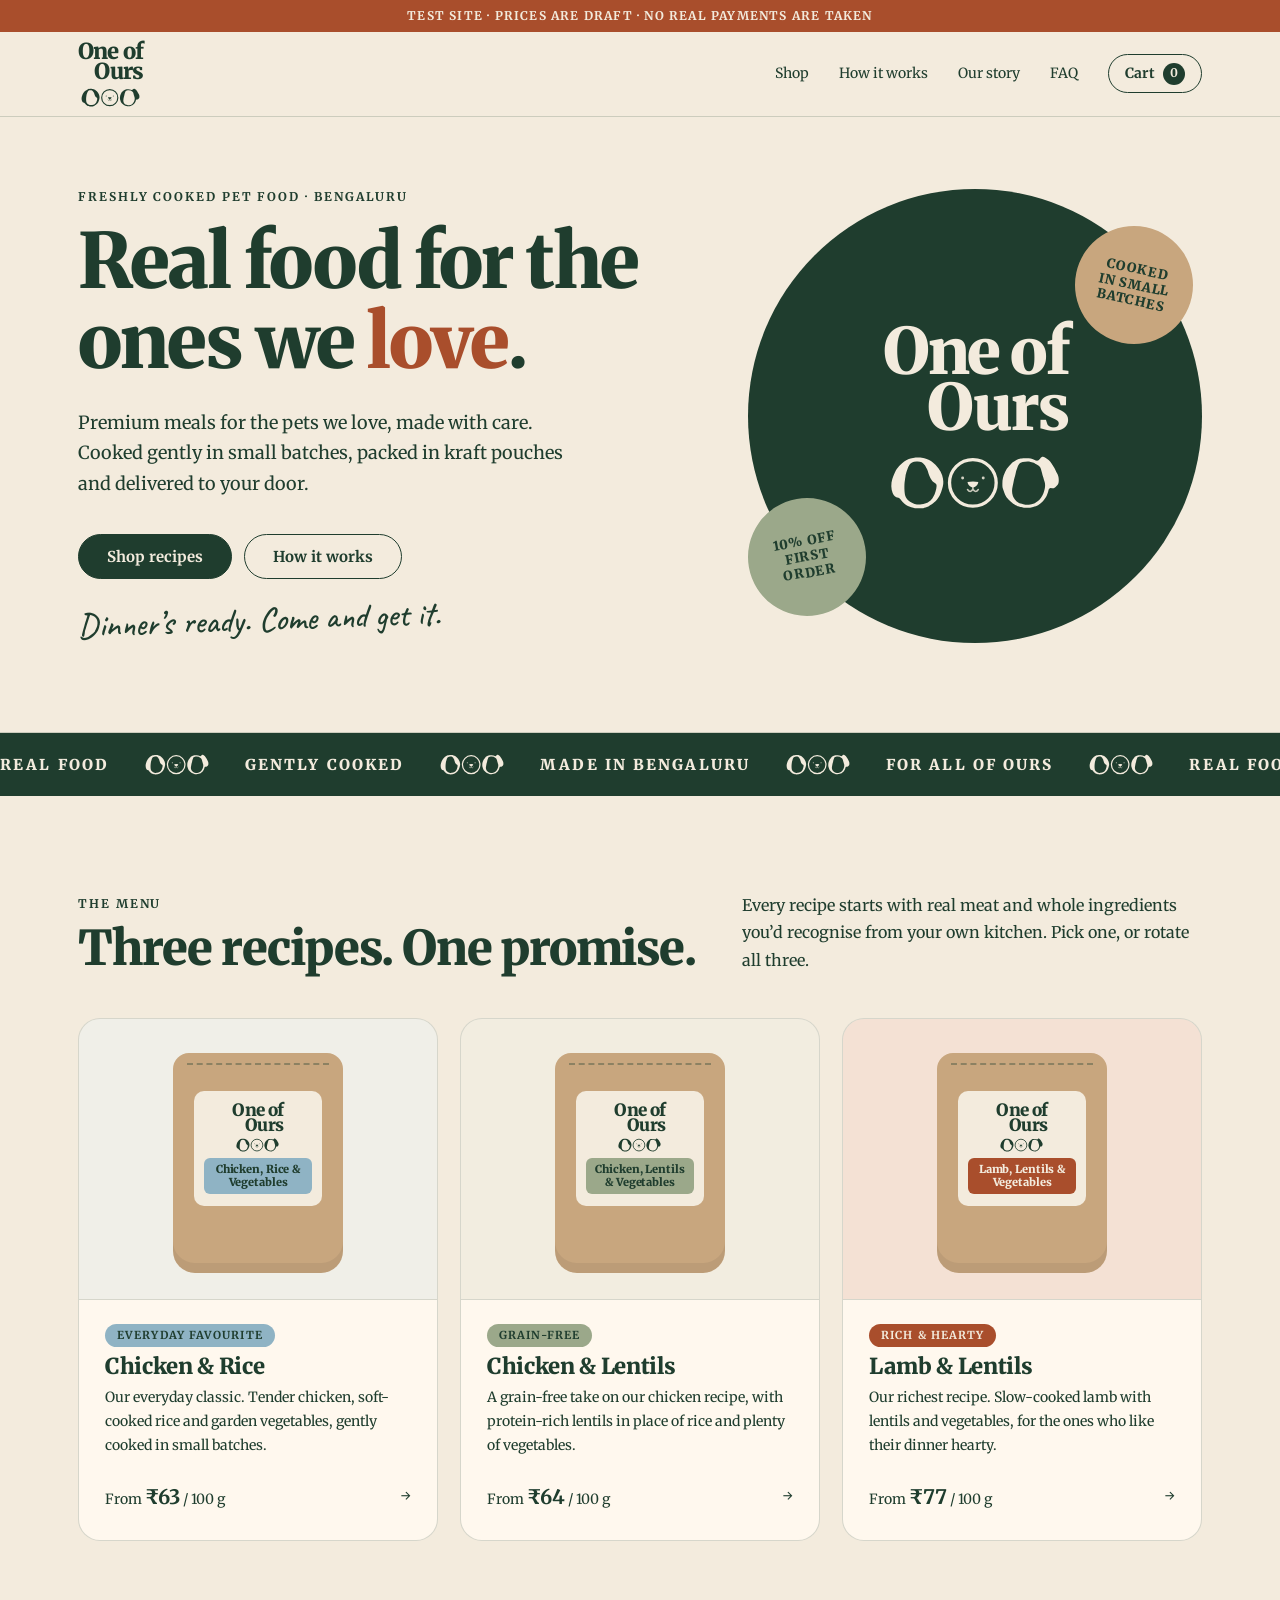
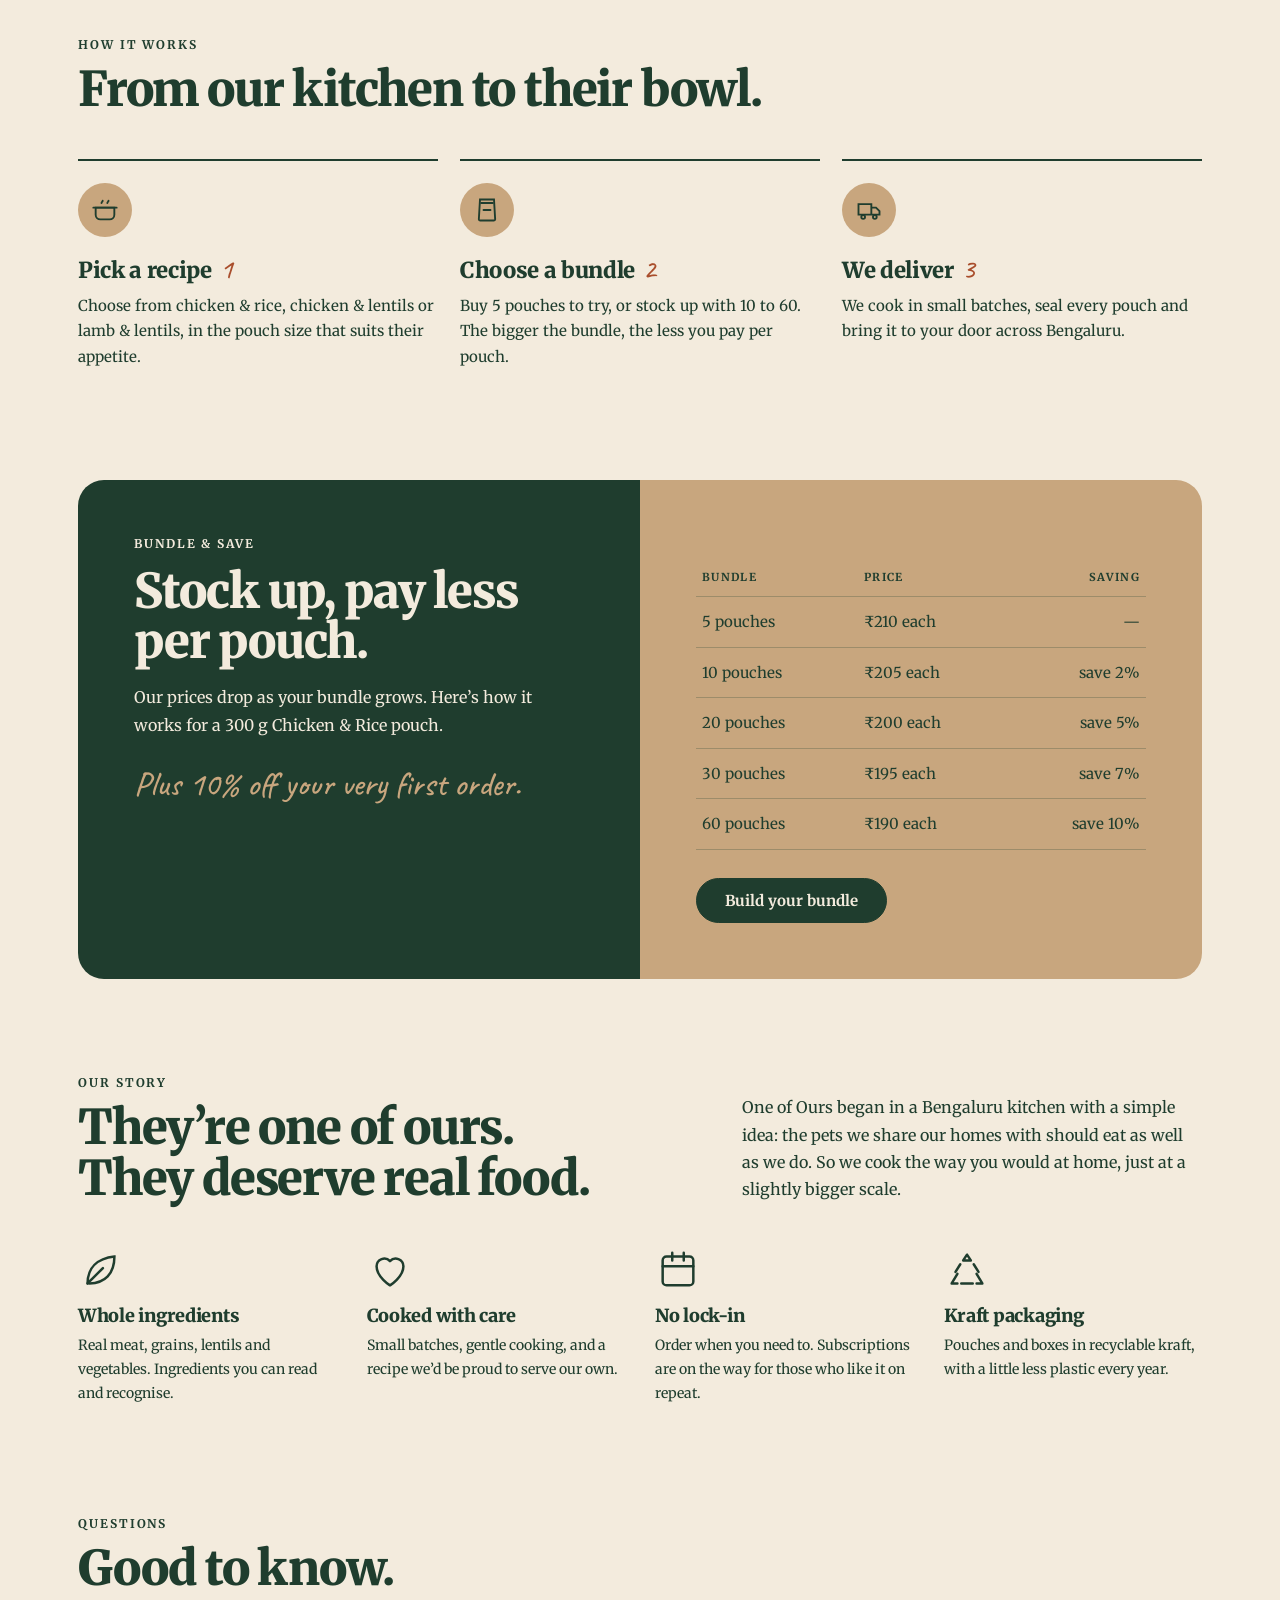
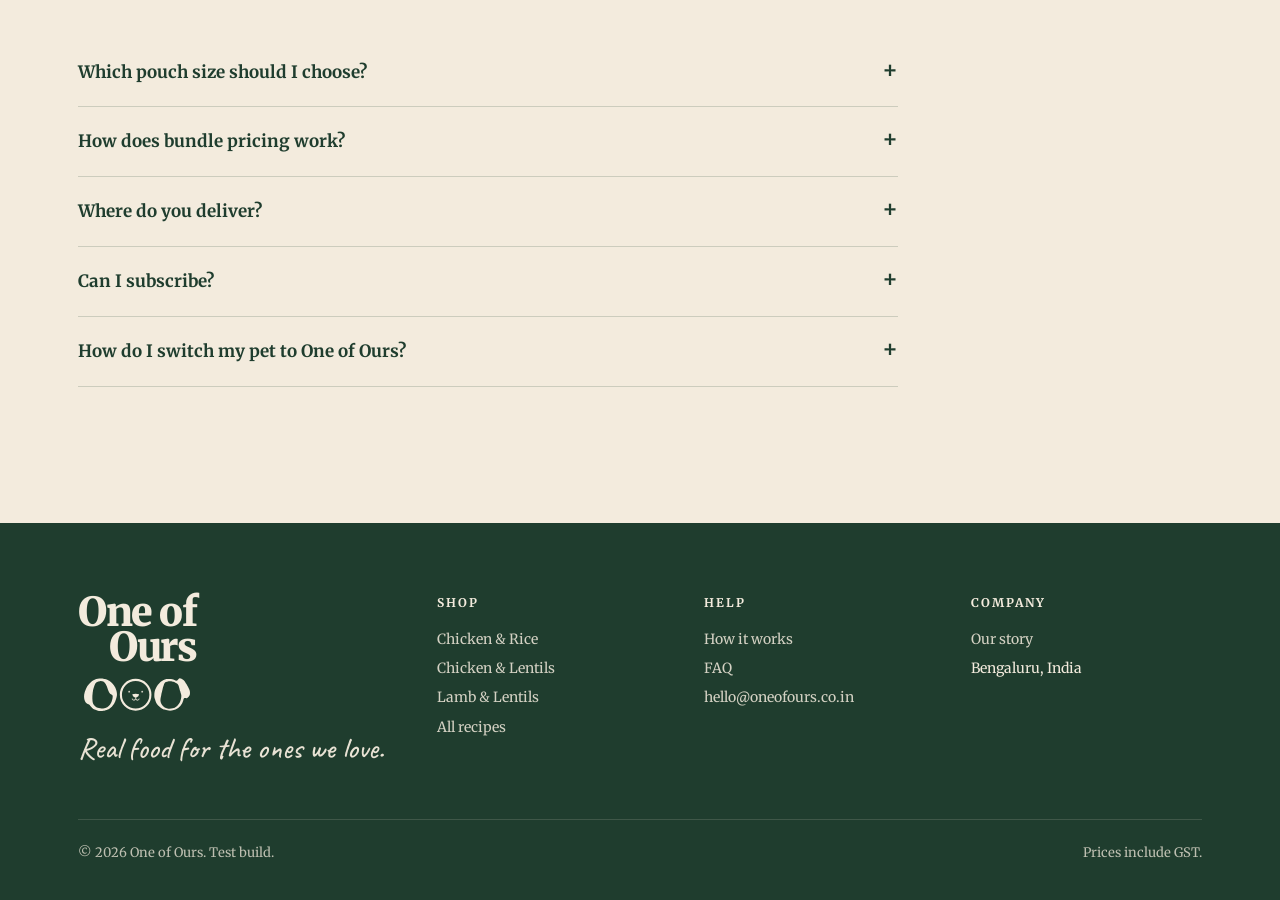
<file: index.html>
<!doctype html>
<html lang="en">
<head>
<meta charset="utf-8">
<meta name="viewport" content="width=device-width, initial-scale=1">
<meta name="robots" content="noindex, nofollow">
<title>One of Ours · Real food for the ones we love</title>
<meta name="description" content="One of Ours: premium, freshly cooked meals for the pets we love. Delivered across Bengaluru.">
<link rel="icon" type="image/png" sizes="32x32" href="assets/favicon-32.png?v=3">
<link rel="icon" type="image/png" sizes="192x192" href="assets/favicon-192.png?v=3">
<link rel="icon" href="favicon.ico?v=3" sizes="any">
<link rel="icon" href="assets/favicon.svg?v=3" type="image/svg+xml">
<link rel="apple-touch-icon" href="assets/apple-touch-icon.png?v=3">
<meta name="theme-color" content="#1F3D2E">
<link rel="preconnect" href="https://fonts.googleapis.com"><link rel="preconnect" href="https://fonts.gstatic.com" crossorigin>
<link rel="stylesheet" href="https://fonts.googleapis.com/css2?family=Caveat:wght@500&family=Merriweather:wght@400;700;900&display=swap">
<link rel="stylesheet" href="assets/style.css">
<script src="assets/app.js" defer></script>
</head>
<body data-page="home">
<div id="site-head"></div>
<main>
  <section class="hero"><div class="wrap">
    <div>
      <div class="eyebrow">Freshly cooked pet food · Bengaluru</div>
      <h1 style="margin-top:18px">Real food for the ones we <em>love</em>.</h1>
      <p class="lead">Premium meals for the pets we love, made with care. Cooked gently in small batches, packed in kraft pouches and delivered to your door.</p>
      <div style="display:flex;gap:12px;flex-wrap:wrap">
        <a class="btn" href="shop.html">Shop recipes</a>
        <a class="btn ghost" href="#how">How it works</a>
      </div>
      <div class="hand note">Dinner’s ready. Come and get it.</div>
    </div>
    <div class="hero-art">
      <span class="lockup"><span class="word">One of<br>Ours</span><span class="mark"></span></span>
      <div class="stamp">Cooked<br>in small<br>batches</div>
      <div class="stamp two">10% off<br>first<br>order</div>
    </div>
  </div></section>

  <div class="band" aria-hidden="true"><div class="row">
    <span>Real food</span><div class="mark"></div><span>Gently cooked</span><div class="mark"></div><span>Made in Bengaluru</span><div class="mark"></div><span>For all of ours</span><div class="mark"></div>
    <span>Real food</span><div class="mark"></div><span>Gently cooked</span><div class="mark"></div><span>Made in Bengaluru</span><div class="mark"></div><span>For all of ours</span><div class="mark"></div>
  </div></div>

  <section class="block" id="recipes"><div class="wrap">
    <div class="section-head">
      <div><div class="eyebrow">The menu</div><h2 style="margin-top:12px">Three recipes. One promise.</h2></div>
      <p>Every recipe starts with real meat and whole ingredients you’d recognise from your own kitchen. Pick one, or rotate all three.</p>
    </div>
    <div class="recipes" id="recipe-grid"></div>
  </div></section>

  <section class="block" id="how" style="padding-top:0"><div class="wrap">
    <div class="section-head"><div><div class="eyebrow">How it works</div><h2 style="margin-top:12px">From our kitchen to their bowl.</h2></div></div>
    <div class="steps">
      <div class="step"><div class="ico"><svg width="28" height="28" viewBox="0 0 24 24" fill="none" stroke="currentColor" stroke-width="1.6" stroke-linecap="round"><path d="M4 10h16v6a4 4 0 0 1-4 4H8a4 4 0 0 1-4-4z"/><path d="M2 10h20M9 6c0-1 1-1 1-2M14 6c0-1 1-1 1-2"/></svg></div><h3>Pick a recipe<span class="num">1</span></h3><p style="margin-top:10px;font-size:15px">Choose from chicken &amp; rice, chicken &amp; lentils or lamb &amp; lentils, in the pouch size that suits their appetite.</p></div>
      <div class="step"><div class="ico"><svg width="28" height="28" viewBox="0 0 24 24" fill="none" stroke="currentColor" stroke-width="1.6" stroke-linecap="round"><path d="M6 3h12l1 17a1 1 0 0 1-1 1H6a1 1 0 0 1-1-1z"/><path d="M7 6h10M9 12h6"/></svg></div><h3>Choose a bundle<span class="num">2</span></h3><p style="margin-top:10px;font-size:15px">Buy 5 pouches to try, or stock up with 10 to 60. The bigger the bundle, the less you pay per pouch.</p></div>
      <div class="step"><div class="ico"><svg width="28" height="28" viewBox="0 0 24 24" fill="none" stroke="currentColor" stroke-width="1.6" stroke-linecap="round"><path d="M3 7h11v9H3zM14 10h4l3 3v3h-7"/><circle cx="7" cy="18" r="1.6"/><circle cx="17" cy="18" r="1.6"/></svg></div><h3>We deliver<span class="num">3</span></h3><p style="margin-top:10px;font-size:15px">We cook in small batches, seal every pouch and bring it to your door across Bengaluru.</p></div>
    </div>
  </div></section>

  <section class="block" style="padding-top:0"><div class="wrap">
    <div class="split">
      <div class="dark">
        <div class="eyebrow">Bundle &amp; save</div>
        <h2 style="margin-top:14px">Stock up, pay less per pouch.</h2>
        <p style="margin-top:18px;max-width:420px">Our prices drop as your bundle grows. Here’s how it works for a 300 g Chicken &amp; Rice pouch.</p>
        <p class="hand" style="font-size:34px;line-height:1.1;margin-top:26px;color:var(--kraft)">Plus 10% off your very first order.</p>
      </div>
      <div class="kraft">
        <table class="ladder"><thead><tr><th>Bundle</th><th>Price</th><th>Saving</th></tr></thead><tbody id="ladder-body"></tbody></table>
        <a class="btn" href="shop.html" style="margin-top:28px">Build your bundle</a>
      </div>
    </div>
  </div></section>

  <section class="block" id="story" style="padding-top:0"><div class="wrap">
    <div class="section-head">
      <div><div class="eyebrow">Our story</div><h2 style="margin-top:12px">They’re one of ours.<br>They deserve real food.</h2></div>
      <p>One of Ours began in a Bengaluru kitchen with a simple idea: the pets we share our homes with should eat as well as we do. So we cook the way you would at home, just at a slightly bigger scale.</p>
    </div>
    <div class="values">
      <div class="value"><div class="ico"><svg width="46" height="46" viewBox="0 0 24 24" fill="none" stroke="currentColor" stroke-width="1.3" stroke-linecap="round"><path d="M5 19c0-8 5-13 14-14 0 9-5 14-13 14"/><path d="M5 19 13 11"/></svg></div><h3>Whole ingredients</h3><p>Real meat, grains, lentils and vegetables. Ingredients you can read and recognise.</p></div>
      <div class="value"><div class="ico"><svg width="46" height="46" viewBox="0 0 24 24" fill="none" stroke="currentColor" stroke-width="1.3" stroke-linejoin="round"><path d="M12 20s-7-4.4-7-10a4 4 0 0 1 7-2.6A4 4 0 0 1 19 10c0 5.6-7 10-7 10z"/></svg></div><h3>Cooked with care</h3><p>Small batches, gentle cooking, and a recipe we’d be proud to serve our own.</p></div>
      <div class="value"><div class="ico"><svg width="46" height="46" viewBox="0 0 24 24" fill="none" stroke="currentColor" stroke-width="1.3" stroke-linecap="round"><rect x="4" y="5" width="16" height="15" rx="2"/><path d="M4 10h16M9 3v4M15 3v4"/></svg></div><h3>No lock-in</h3><p>Order when you need to. Subscriptions are on the way for those who like it on repeat.</p></div>
      <div class="value"><div class="ico"><svg width="46" height="46" viewBox="0 0 24 24" fill="none" stroke="currentColor" stroke-width="1.3" stroke-linecap="round" stroke-linejoin="round"><path d="M7 19H4l3-5M17 19h3l-3-5M12 4l-2 3h4z"/><path d="M8.5 9 6 13M15.5 9 18 13M9 19h6"/></svg></div><h3>Kraft packaging</h3><p>Pouches and boxes in recyclable kraft, with a little less plastic every year.</p></div>
    </div>
  </div></section>

  <section class="block" id="faq" style="padding-top:0"><div class="wrap">
    <div class="section-head"><div><div class="eyebrow">Questions</div><h2 style="margin-top:12px">Good to know.</h2></div></div>
    <div class="faq">
      <details><summary>Which pouch size should I choose?</summary><p>100 g pouches work well as a topper or treat. 300 g and 500 g pouches suit a meal for smaller and medium-sized pets, and 1 kg is for big appetites. A full feeding guide by weight is coming soon.</p></details>
      <details><summary>How does bundle pricing work?</summary><p>The more pouches you buy in one go, the less each pouch costs. Pick 5, 10, 20, 30 or 60 pouches on any recipe page and you’ll see the price per pouch update.</p></details>
      <details><summary>Where do you deliver?</summary><p>We’re starting in Bengaluru and will expand to more cities soon.</p></details>
      <details><summary>Can I subscribe?</summary><p>Not yet. Subscriptions are coming soon. For now, simply re-order whenever you’re running low.</p></details>
      <details><summary>How do I switch my pet to One of Ours?</summary><p>Mix a little of our food into their current food and increase it gradually over about a week. If your pet has a health condition, check with your vet first.</p></details>
    </div>
  </div></section>
</main>
<div id="site-foot"></div>
</body></html>
</file>
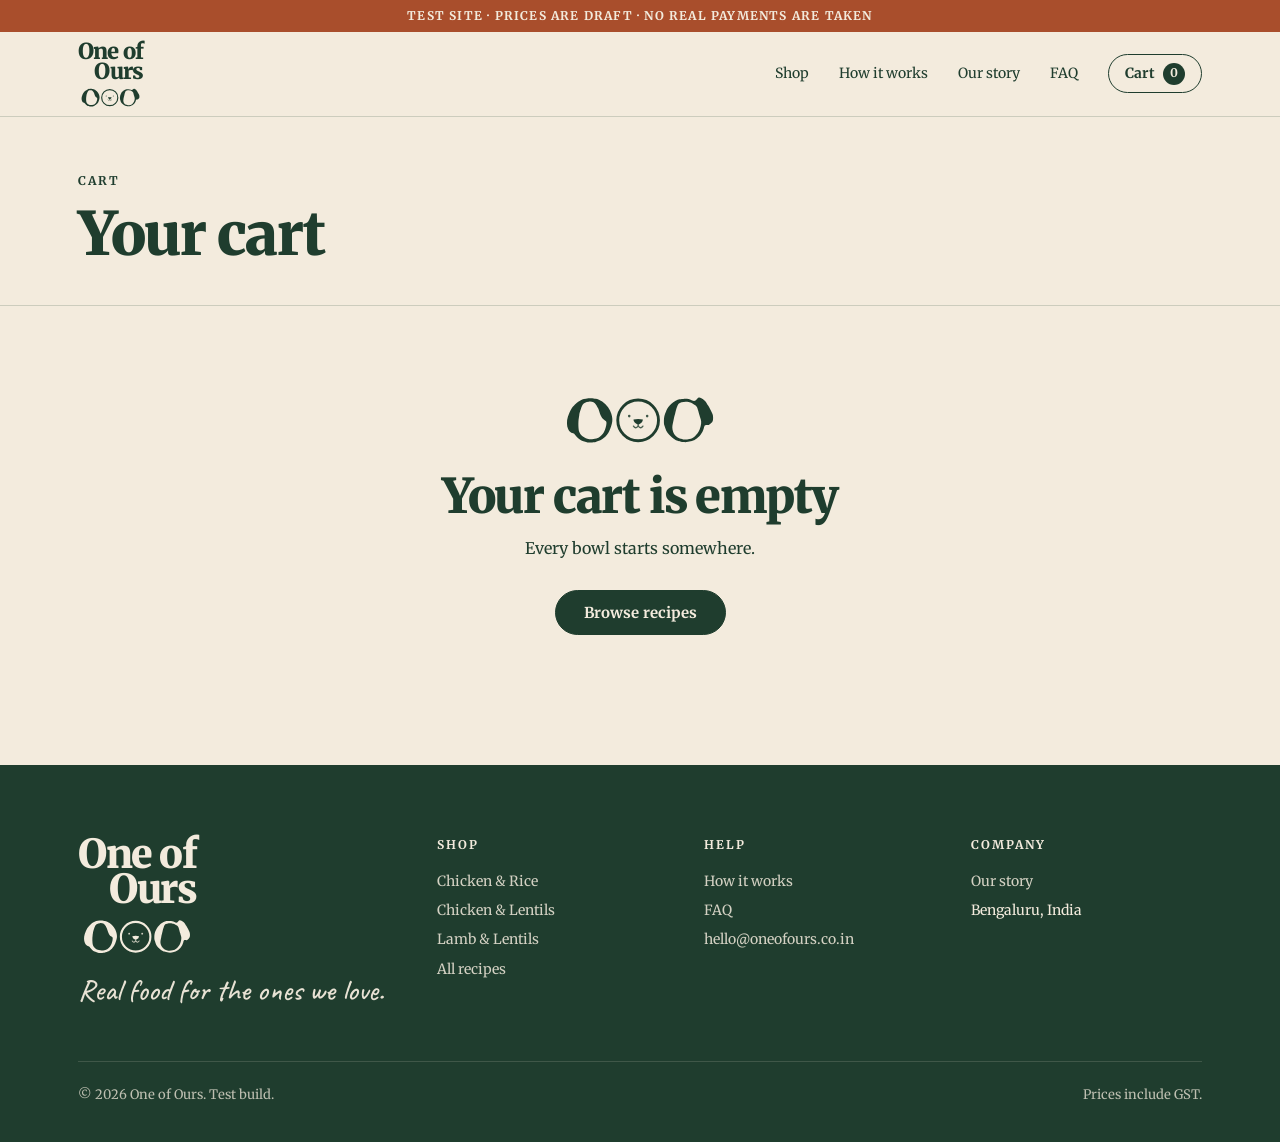
<file: cart.html>
<!doctype html>
<html lang="en">
<head>
<meta charset="utf-8">
<meta name="viewport" content="width=device-width, initial-scale=1">
<meta name="robots" content="noindex, nofollow">
<title>Cart · One of Ours</title>
<meta name="description" content="One of Ours: premium, freshly cooked meals for the pets we love. Delivered across Bengaluru.">
<link rel="icon" type="image/png" sizes="32x32" href="assets/favicon-32.png?v=3">
<link rel="icon" type="image/png" sizes="192x192" href="assets/favicon-192.png?v=3">
<link rel="icon" href="favicon.ico?v=3" sizes="any">
<link rel="icon" href="assets/favicon.svg?v=3" type="image/svg+xml">
<link rel="apple-touch-icon" href="assets/apple-touch-icon.png?v=3">
<meta name="theme-color" content="#1F3D2E">
<link rel="preconnect" href="https://fonts.googleapis.com"><link rel="preconnect" href="https://fonts.gstatic.com" crossorigin>
<link rel="stylesheet" href="https://fonts.googleapis.com/css2?family=Caveat:wght@500&family=Merriweather:wght@400;700;900&display=swap">
<link rel="stylesheet" href="assets/style.css">
<script src="assets/app.js" defer></script>
</head>
<body data-page="cart">
<div id="site-head"></div>
<main>
  <div class="page-head"><div class="wrap"><div class="eyebrow">Cart</div><h1 style="margin-top:14px;font-size:clamp(36px,5vw,60px)">Your cart</h1></div></div>
  <div class="wrap" id="cart"></div>
</main>
<div id="site-foot"></div>
</body></html>
</file>
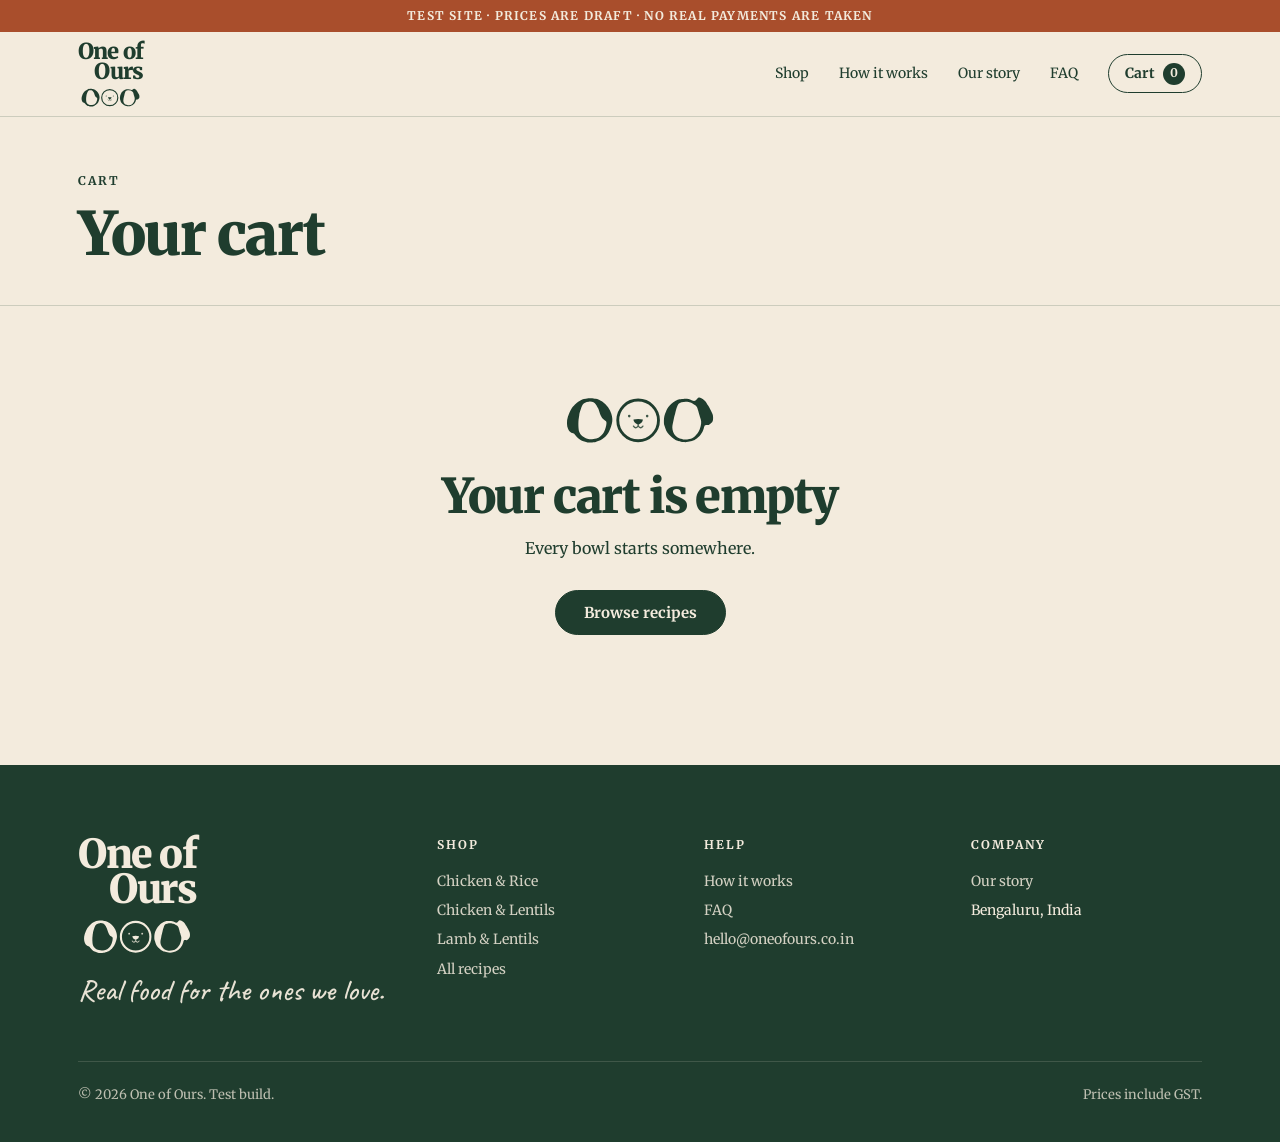
<file: checkout.html>
<!doctype html>
<html lang="en">
<head>
<meta charset="utf-8">
<meta name="viewport" content="width=device-width, initial-scale=1">
<meta name="robots" content="noindex, nofollow">
<title>Checkout · One of Ours</title>
<meta name="description" content="One of Ours: premium, freshly cooked meals for the pets we love. Delivered across Bengaluru.">
<link rel="icon" type="image/png" sizes="32x32" href="assets/favicon-32.png?v=3">
<link rel="icon" type="image/png" sizes="192x192" href="assets/favicon-192.png?v=3">
<link rel="icon" href="favicon.ico?v=3" sizes="any">
<link rel="icon" href="assets/favicon.svg?v=3" type="image/svg+xml">
<link rel="apple-touch-icon" href="assets/apple-touch-icon.png?v=3">
<meta name="theme-color" content="#1F3D2E">
<link rel="preconnect" href="https://fonts.googleapis.com"><link rel="preconnect" href="https://fonts.gstatic.com" crossorigin>
<link rel="stylesheet" href="https://fonts.googleapis.com/css2?family=Caveat:wght@500&family=Merriweather:wght@400;700;900&display=swap">
<link rel="stylesheet" href="assets/style.css">
<script src="assets/app.js" defer></script>
</head>
<body data-page="checkout">
<div id="site-head"></div>
<main>
  <div class="page-head"><div class="wrap"><div class="crumbs"><a href="cart.html">Cart</a> / Checkout</div><h1 style="font-size:clamp(36px,5vw,60px)">Checkout</h1></div></div>
  <div class="wrap">
    <form class="cart-grid" id="co-form" novalidate>
      <div>
        <div class="mock-note"><span><svg width="22" height="22" viewBox="0 0 24 24" fill="none" stroke="#A94E2C" stroke-width="1.8" stroke-linecap="round"><circle cx="12" cy="12" r="9"/><path d="M12 11v6M12 7.5v.5"/></svg></span><span><b>Test checkout.</b> This page simulates payment. No money moves and nothing you type leaves your browser.</span></div>
        <div class="co-step">
          <h2><span class="n">1</span>Contact</h2>
          <div class="form-grid">
            <label class="field">Full name<input id="fname" required autocomplete="name"></label>
            <label class="field">Mobile number<input id="phone" required inputmode="tel" placeholder="98765 43210" autocomplete="tel"></label>
            <label class="field full">Email<input type="email" autocomplete="email" placeholder="Optional, for your receipt"></label>
          </div>
        </div>
        <div class="co-step">
          <h2><span class="n">2</span>Delivery address</h2>
          <div class="form-grid">
            <label class="field full">Flat, house, building<input required autocomplete="address-line1"></label>
            <label class="field full">Street, area, landmark<input required autocomplete="address-line2"></label>
            <label class="field">City<select autocomplete="address-level2"><option>Bengaluru</option></select></label>
            <label class="field">PIN code<input id="pin" required inputmode="numeric" maxlength="6" placeholder="560001" autocomplete="postal-code"></label>
            <label class="field full">Pet’s name (optional)<input placeholder="So we can write it on the box"></label>
          </div>
        </div>
        <div class="co-step">
          <h2><span class="n">3</span>Payment</h2>
          <div class="pay-tabs">
            <button type="button" class="opt" data-m="upi"><b>UPI</b><small>GPay, PhonePe</small></button>
            <button type="button" class="opt" data-m="card"><b>Card</b><small>Credit / debit</small></button>
            <button type="button" class="opt" data-m="qr"><b>QR</b><small>Scan to pay</small></button>
            <button type="button" class="opt" data-m="cod"><b>On delivery</b><small>Cash / UPI</small></button>
          </div>
          <div class="pay-panel" id="pay-panel"></div>
          <button class="btn block" id="pay-btn" type="submit" style="margin-top:22px"><svg width="16" height="16" viewBox="0 0 24 24" fill="none" stroke="currentColor" stroke-width="2" stroke-linecap="round"><rect x="5" y="11" width="14" height="9" rx="2"/><path d="M8 11V8a4 4 0 0 1 8 0v3"/></svg> <span id="pay-label">Pay</span>&nbsp;<span id="pay-amt"></span></button>
        </div>
      </div>
      <aside class="summary" id="co-summary"></aside>
    </form>
  </div>
</main>
<div class="overlay" role="alert"><div><div class="spinner"></div><div class="hand" style="font-size:36px">Processing your test payment…</div></div></div>
<div id="site-foot"></div>
</body></html>
</file>
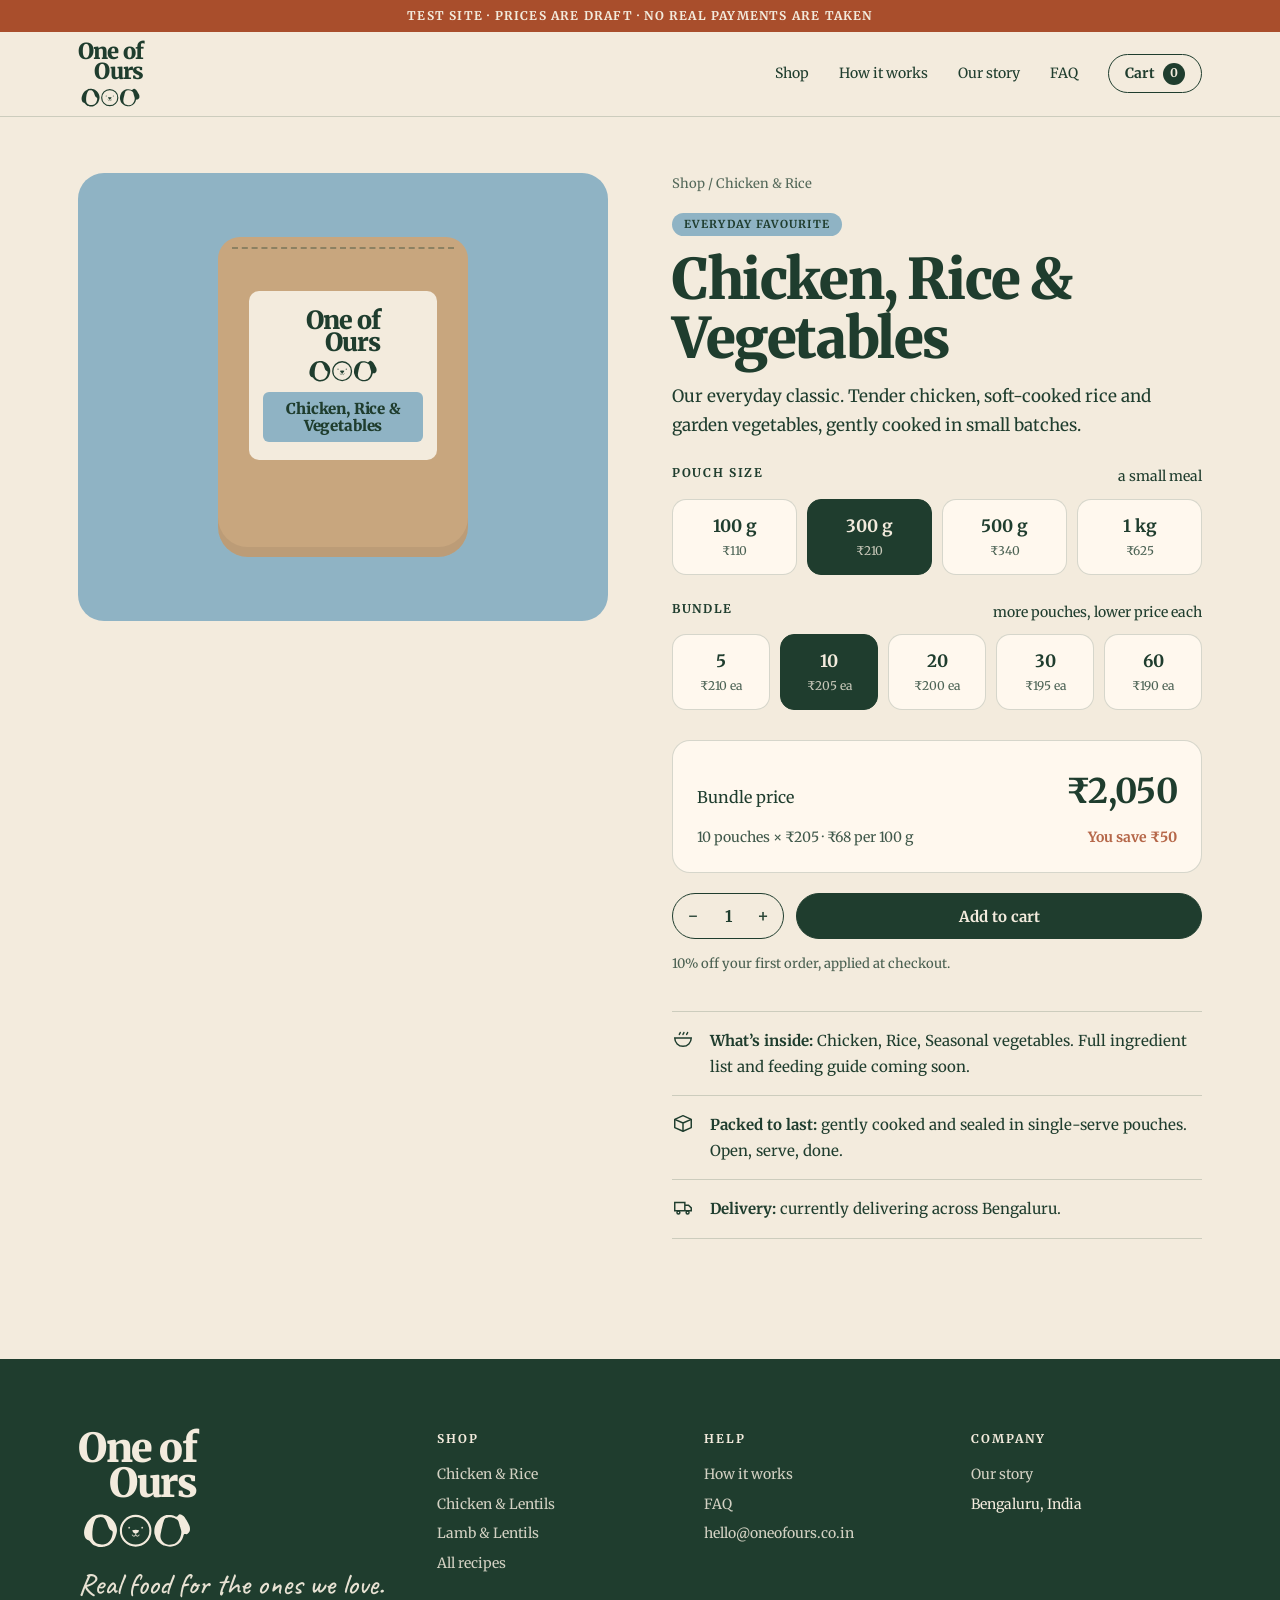
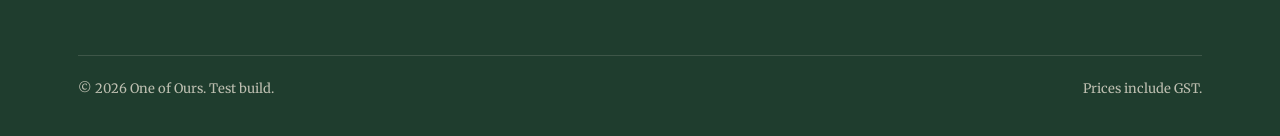
<file: product.html>
<!doctype html>
<html lang="en">
<head>
<meta charset="utf-8">
<meta name="viewport" content="width=device-width, initial-scale=1">
<meta name="robots" content="noindex, nofollow">
<title>Recipe · One of Ours</title>
<meta name="description" content="One of Ours: premium, freshly cooked meals for the pets we love. Delivered across Bengaluru.">
<link rel="icon" type="image/png" sizes="32x32" href="assets/favicon-32.png?v=3">
<link rel="icon" type="image/png" sizes="192x192" href="assets/favicon-192.png?v=3">
<link rel="icon" href="favicon.ico?v=3" sizes="any">
<link rel="icon" href="assets/favicon.svg?v=3" type="image/svg+xml">
<link rel="apple-touch-icon" href="assets/apple-touch-icon.png?v=3">
<meta name="theme-color" content="#1F3D2E">
<link rel="preconnect" href="https://fonts.googleapis.com"><link rel="preconnect" href="https://fonts.gstatic.com" crossorigin>
<link rel="stylesheet" href="https://fonts.googleapis.com/css2?family=Caveat:wght@500&family=Merriweather:wght@400;700;900&display=swap">
<link rel="stylesheet" href="assets/style.css">
<script src="assets/app.js" defer></script>
</head>
<body data-page="product">
<div id="site-head"></div>
<main><div class="wrap"><div class="pdp" id="pdp"></div></div></main>
<div id="site-foot"></div>
</body></html>
</file>
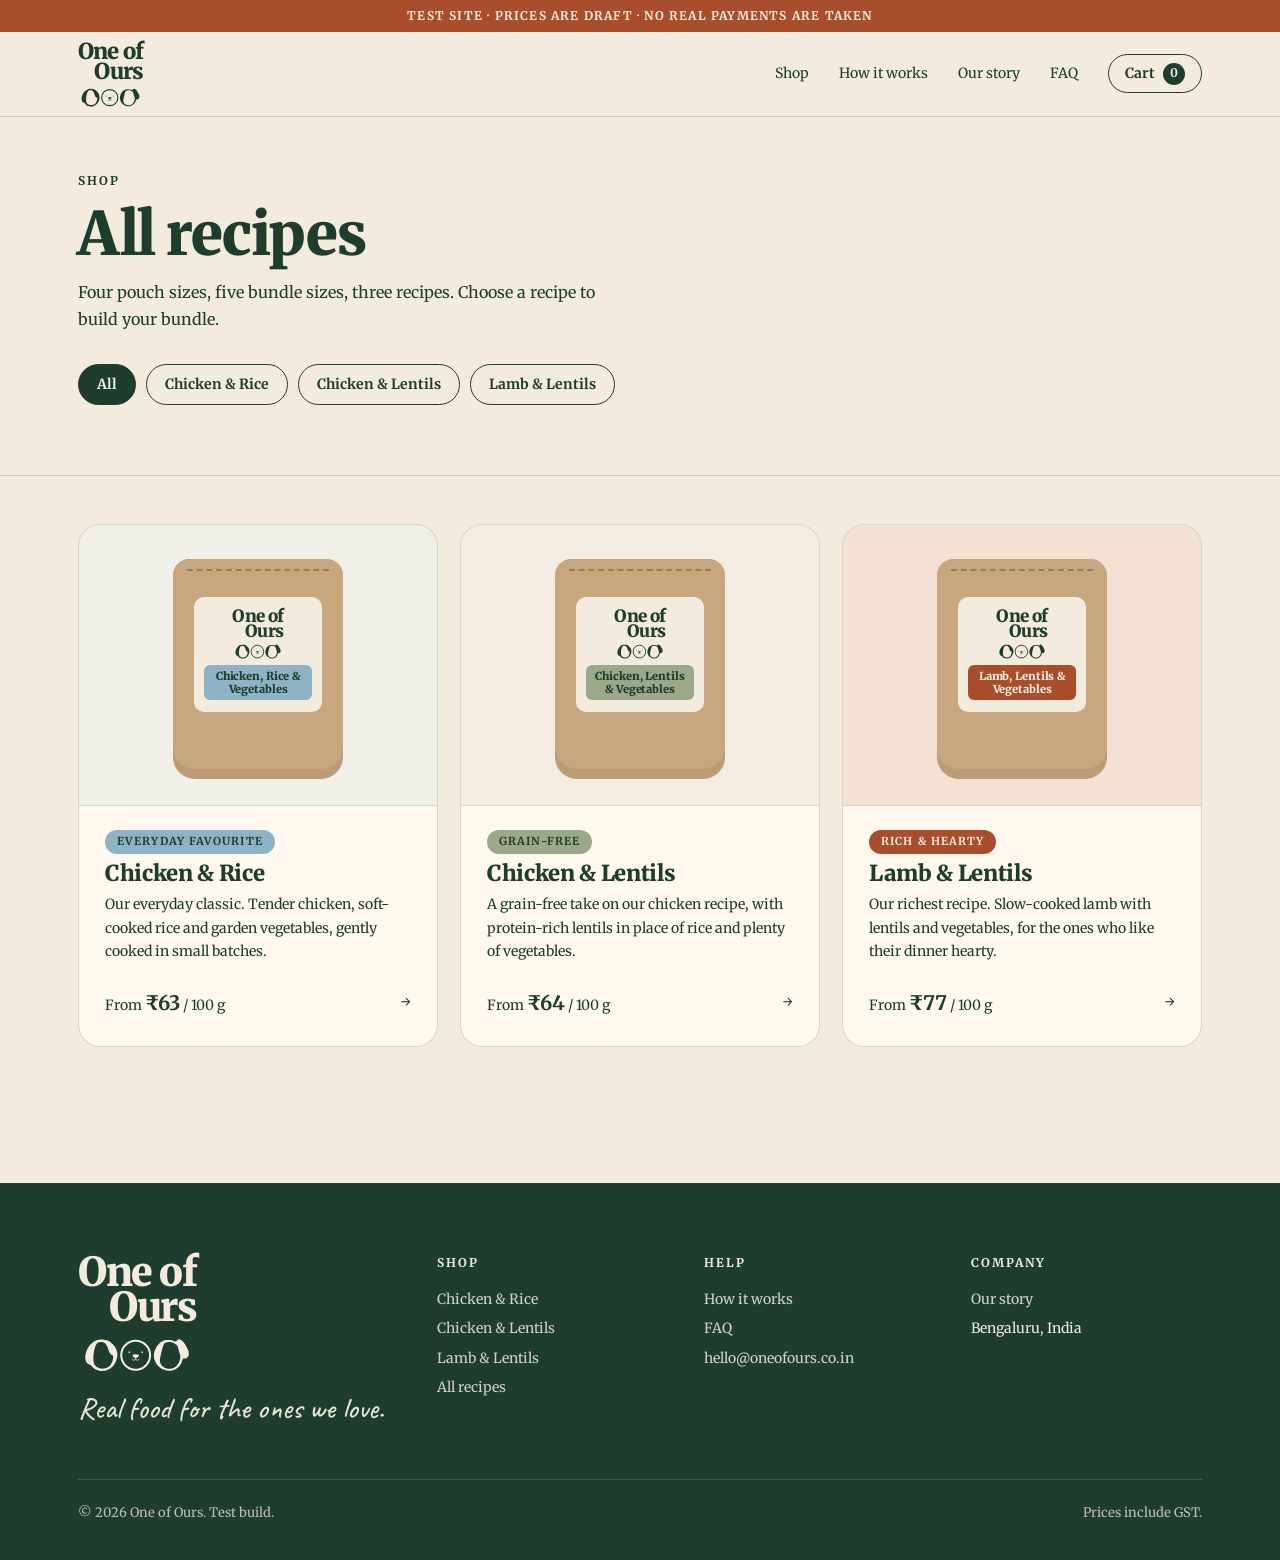
<file: shop.html>
<!doctype html>
<html lang="en">
<head>
<meta charset="utf-8">
<meta name="viewport" content="width=device-width, initial-scale=1">
<meta name="robots" content="noindex, nofollow">
<title>Shop · One of Ours</title>
<meta name="description" content="One of Ours: premium, freshly cooked meals for the pets we love. Delivered across Bengaluru.">
<link rel="icon" type="image/png" sizes="32x32" href="assets/favicon-32.png?v=3">
<link rel="icon" type="image/png" sizes="192x192" href="assets/favicon-192.png?v=3">
<link rel="icon" href="favicon.ico?v=3" sizes="any">
<link rel="icon" href="assets/favicon.svg?v=3" type="image/svg+xml">
<link rel="apple-touch-icon" href="assets/apple-touch-icon.png?v=3">
<meta name="theme-color" content="#1F3D2E">
<link rel="preconnect" href="https://fonts.googleapis.com"><link rel="preconnect" href="https://fonts.gstatic.com" crossorigin>
<link rel="stylesheet" href="https://fonts.googleapis.com/css2?family=Caveat:wght@500&family=Merriweather:wght@400;700;900&display=swap">
<link rel="stylesheet" href="assets/style.css">
<script src="assets/app.js" defer></script>
</head>
<body data-page="shop">
<div id="site-head"></div>
<main>
  <div class="page-head"><div class="wrap">
    <div class="eyebrow">Shop</div>
    <h1 style="margin-top:14px;font-size:clamp(36px,5vw,60px)">All recipes</h1>
    <p style="margin-top:14px;max-width:560px">Four pouch sizes, five bundle sizes, three recipes. Choose a recipe to build your bundle.</p>
    <div class="filters" role="group" aria-label="Filter recipes">
      <button class="chip" data-f="all" aria-pressed="true">All</button>
      <button class="chip" data-f="cr" aria-pressed="false">Chicken &amp; Rice</button>
      <button class="chip" data-f="cl" aria-pressed="false">Chicken &amp; Lentils</button>
      <button class="chip" data-f="ll" aria-pressed="false">Lamb &amp; Lentils</button>
    </div>
  </div></div>
  <section class="block" style="padding-top:48px"><div class="wrap"><div class="recipes" id="shop-grid"></div></div></section>
</main>
<div id="site-foot"></div>
</body></html>
</file>
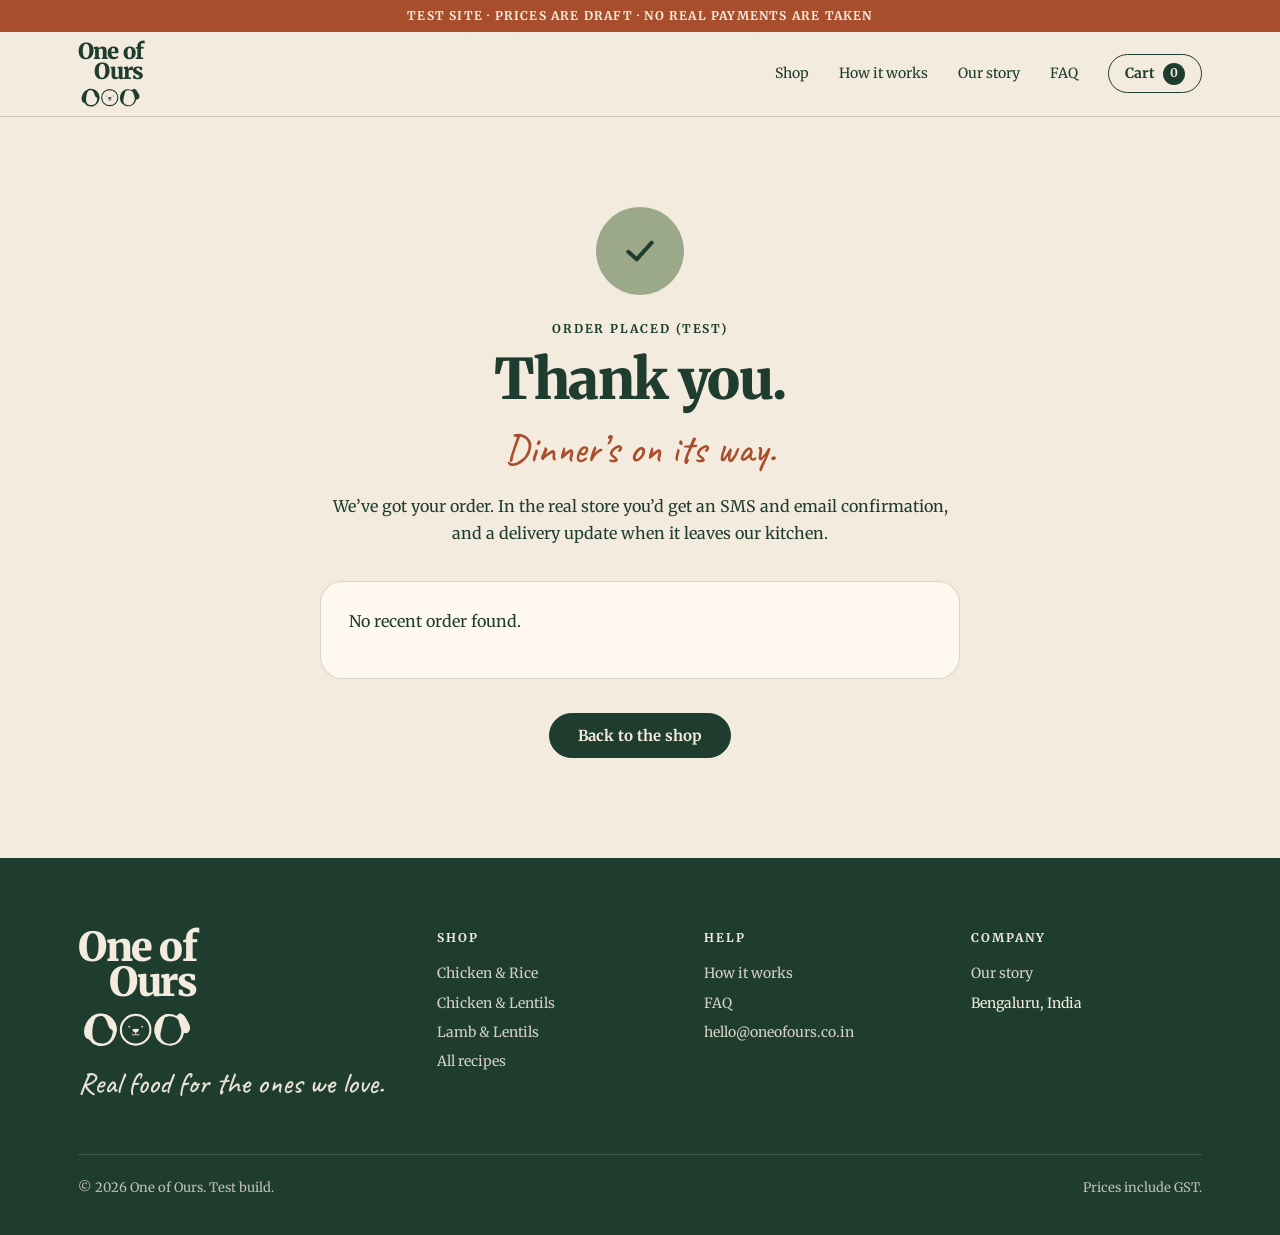
<file: success.html>
<!doctype html>
<html lang="en">
<head>
<meta charset="utf-8">
<meta name="viewport" content="width=device-width, initial-scale=1">
<meta name="robots" content="noindex, nofollow">
<title>Order placed · One of Ours</title>
<meta name="description" content="One of Ours: premium, freshly cooked meals for the pets we love. Delivered across Bengaluru.">
<link rel="icon" type="image/png" sizes="32x32" href="assets/favicon-32.png?v=3">
<link rel="icon" type="image/png" sizes="192x192" href="assets/favicon-192.png?v=3">
<link rel="icon" href="favicon.ico?v=3" sizes="any">
<link rel="icon" href="assets/favicon.svg?v=3" type="image/svg+xml">
<link rel="apple-touch-icon" href="assets/apple-touch-icon.png?v=3">
<meta name="theme-color" content="#1F3D2E">
<link rel="preconnect" href="https://fonts.googleapis.com"><link rel="preconnect" href="https://fonts.gstatic.com" crossorigin>
<link rel="stylesheet" href="https://fonts.googleapis.com/css2?family=Caveat:wght@500&family=Merriweather:wght@400;700;900&display=swap">
<link rel="stylesheet" href="assets/style.css">
<script src="assets/app.js" defer></script>
</head>
<body data-page="success">
<div id="site-head"></div>
<main><div class="wrap">
  <div class="success">
    <div class="tick"><svg width="40" height="40" viewBox="0 0 24 24" fill="none" stroke="#1F3D2E" stroke-width="2.4" stroke-linecap="round" stroke-linejoin="round"><path d="M5 12.5 10 17 19 7"/></svg></div>
    <div class="eyebrow">Order placed (test)</div>
    <h1 id="who" style="margin-top:14px;font-size:clamp(36px,5vw,56px)">Thank you.</h1>
    <div class="hand">Dinner’s on its way.</div>
    <p>We’ve got your order. In the real store you’d get an SMS and email confirmation, and a delivery update when it leaves our kitchen.</p>
    <div class="receipt" id="receipt"></div>
    <a class="btn" href="shop.html">Back to the shop</a>
  </div>
</div></main>
<div id="site-foot"></div>
</body></html>
</file>
<file: assets/style.css>
/* One of Ours — test storefront
   Palette and type from the "One of Ours — Identity (OOO + Forest Kraft)" artifact */
:root{
  --forest:#1F3D2E;
  --cream:#F3EBDD;
  --kraft:#C8A67E;
  --sage:#9BA88A;
  --terracotta:#A94E2C;
  --blue:#8FB3C4;
  --line:rgba(31,61,46,.18);
  --soft:rgba(31,61,46,.06);
  --serif:'Merriweather',Georgia,serif;
  --hand:'Caveat',cursive;
  --max:1180px;
}
*{box-sizing:border-box}
html{scroll-behavior:smooth}
body{margin:0;background:var(--cream);color:var(--forest);font:400 16px/1.7 var(--serif);-webkit-font-smoothing:antialiased}
a{color:inherit}
img,svg{display:block}
button,input,select,textarea{font:inherit;color:inherit}
.wrap{max-width:var(--max);margin:0 auto;padding:0 28px}
.eyebrow{font:700 12px/1.3 var(--serif);letter-spacing:.16em;text-transform:uppercase}
.hand{font-family:var(--hand);font-weight:500}
h1,h2,h3{font-weight:900;letter-spacing:-.025em;line-height:1.05;margin:0}
h1{font-size:clamp(40px,6vw,76px)}
h2{font-size:clamp(30px,4vw,48px)}
h3{font-size:22px;letter-spacing:-.015em}
p{margin:0 0 1em}

/* Test banner */
.testbar{background:var(--terracotta);color:var(--cream);text-align:center;font:700 12px/1.3 var(--serif);letter-spacing:.1em;text-transform:uppercase;padding:8px 16px}

/* Logo */
.mark{-webkit-mask:url(ooo.svg) center/contain no-repeat;mask:url(ooo.svg) center/contain no-repeat;background:currentColor;aspect-ratio:1394/449}
.lockup{display:inline-flex;flex-direction:column;align-items:center;gap:.3em;text-decoration:none}
.lockup .word{font:900 1em/.88 var(--serif);letter-spacing:-.035em;text-align:right}
.lockup .mark{width:2.7em}

/* Header */
.site-head{position:sticky;top:0;z-index:20;background:var(--cream);border-bottom:1px solid var(--line)}
.site-head .wrap{display:flex;align-items:center;justify-content:space-between;height:84px}
.site-head .lockup{font-size:22px}
.nav{display:flex;align-items:center;gap:30px}
.nav a{text-decoration:none;font-size:14px}
.nav a:hover{text-decoration:underline;text-underline-offset:4px}
.cart-link{display:inline-flex;align-items:center;gap:8px;border:1.5px solid var(--forest);border-radius:999px;padding:7px 16px;font-weight:700}
.cart-link .count{background:var(--forest);color:var(--cream);border-radius:999px;min-width:22px;height:22px;display:inline-grid;place-items:center;font-size:12px;padding:0 6px}
.menu-btn{display:none;background:none;border:0;padding:8px;cursor:pointer}
@media (max-width:820px){
  .nav .hide-sm{display:none}
  .nav{gap:14px}
  .site-head .wrap{height:72px}
  .site-head .lockup{font-size:18px}
}

/* Buttons */
.btn{display:inline-flex;align-items:center;justify-content:center;gap:10px;background:var(--forest);color:var(--cream);border:1.5px solid var(--forest);border-radius:999px;padding:14px 28px;font:700 15px/1 var(--serif);text-decoration:none;cursor:pointer;transition:transform .15s ease,background .15s ease}
.btn:hover{transform:translateY(-1px)}
.btn.ghost{background:transparent;color:var(--forest)}
.btn.light{background:var(--cream);color:var(--forest);border-color:var(--cream)}
.btn.block{width:100%}
.btn[disabled]{opacity:.45;cursor:not-allowed;transform:none}

/* Hero */
.hero{padding:72px 0 88px;border-bottom:1px solid var(--line)}
.hero .wrap{display:grid;grid-template-columns:1.15fr .85fr;gap:56px;align-items:center}
.hero h1 em{font-style:normal;color:var(--terracotta)}
.hero .lead{font-size:18px;max-width:520px;margin:26px 0 34px}
.hero .note{font-size:34px;line-height:1.1;margin-top:28px;transform:rotate(-2deg);transform-origin:left}
.hero-art{position:relative;aspect-ratio:1/1;border-radius:50%;background:var(--forest);color:var(--cream);display:grid;place-items:center}
.hero-art .lockup{font-size:clamp(40px,5vw,68px)}
.hero-art .stamp{position:absolute;width:118px;height:118px;border-radius:50%;background:var(--kraft);color:var(--forest);display:grid;place-items:center;text-align:center;font:900 13px/1.25 var(--serif);letter-spacing:.06em;text-transform:uppercase;right:2%;top:8%;transform:rotate(12deg)}
.hero-art .stamp.two{background:var(--sage);left:0;right:auto;top:auto;bottom:6%;transform:rotate(-10deg)}
@media (max-width:900px){.hero .wrap{grid-template-columns:1fr}.hero-art{max-width:420px;margin:0 auto;width:100%}}

/* Pattern band */
.band{background:var(--forest);color:var(--cream);padding:18px 0;overflow:hidden;white-space:nowrap}
.band .row{display:inline-flex;gap:36px;align-items:center;animation:slide 40s linear infinite}
.band .mark{width:64px}
.band span{font:900 15px/1 var(--serif);letter-spacing:.14em;text-transform:uppercase}
@keyframes slide{to{transform:translateX(-50%)}}
@media (prefers-reduced-motion:reduce){.band .row{animation:none}}

/* Sections */
section.block{padding:96px 0}
.section-head{display:flex;justify-content:space-between;align-items:flex-end;gap:24px;margin-bottom:44px;flex-wrap:wrap}
.section-head p{max-width:460px;margin:0}

/* Recipe cards */
.recipes{display:grid;grid-template-columns:repeat(3,1fr);gap:22px}
@media (max-width:900px){.recipes{grid-template-columns:1fr}}
.recipe{display:flex;flex-direction:column;border-radius:22px;overflow:hidden;background:#fff8ee;border:1px solid var(--line);text-decoration:none;transition:transform .2s ease,box-shadow .2s ease}
.recipe:hover{transform:translateY(-3px);box-shadow:0 14px 34px rgba(31,61,46,.12)}
.recipe .pouch-wrap{padding:34px 0 26px;display:grid;place-items:center}
.recipe .body{padding:24px 26px 26px;border-top:1px solid var(--line);display:flex;flex-direction:column;gap:8px;flex:1}
.recipe .from{margin-top:auto;display:flex;justify-content:space-between;align-items:center;padding-top:14px;font-size:14px}
.recipe .from b{font-size:20px}
.tag{display:inline-block;border-radius:999px;padding:4px 12px;font:700 11px/1.4 var(--serif);letter-spacing:.1em;text-transform:uppercase;background:var(--soft)}

/* Pouch illustration (CSS) */
.pouch{position:relative;width:170px;height:220px;background:var(--kraft);border-radius:16px 16px 22px 22px;box-shadow:inset 0 -10px 0 rgba(0,0,0,.06);display:flex;flex-direction:column;align-items:center;padding-top:22px}
.pouch::before{content:"";position:absolute;top:10px;left:14px;right:14px;height:4px;border-top:2px dashed rgba(31,61,46,.35)}
.pouch .sticker{margin-top:16px;width:128px;border-radius:10px;padding:12px 10px 12px;background:var(--cream);display:flex;flex-direction:column;align-items:center;gap:6px}
.pouch .sticker .lockup{font-size:17px;color:var(--forest)}
.pouch .sticker .rname{font:900 11px/1.15 var(--serif);text-align:center;letter-spacing:-.01em;border-radius:6px;padding:5px 6px;width:100%}
.pouch.lg{width:250px;height:320px;border-radius:22px 22px 30px 30px;padding-top:30px}
.pouch.lg .sticker{width:188px;padding:18px 14px;gap:10px;margin-top:24px}
.pouch.lg .sticker .lockup{font-size:25px}
.pouch.lg .sticker .rname{font-size:15px;padding:8px}

/* Steps */
.steps{display:grid;grid-template-columns:repeat(3,1fr);gap:22px;counter-reset:s}
@media (max-width:900px){.steps{grid-template-columns:1fr}}
.step{border-top:2px solid var(--forest);padding-top:22px}
.step .ico{width:54px;height:54px;border-radius:50%;background:var(--kraft);display:grid;place-items:center;margin-bottom:18px}
.step .num{font:500 28px/1 var(--hand);color:var(--terracotta);margin-left:8px}

/* Split panel */
.split{display:grid;grid-template-columns:1fr 1fr;border-radius:26px;overflow:hidden}
@media (max-width:900px){.split{grid-template-columns:1fr}}
.split > div{padding:56px}
.split .dark{background:var(--forest);color:var(--cream)}
.split .kraft{background:var(--kraft)}
.ladder{width:100%;border-collapse:collapse;font-size:15px;margin-top:22px}
.ladder th,.ladder td{padding:12px 6px;border-bottom:1px solid rgba(31,61,46,.25);text-align:left}
.ladder td:last-child,.ladder th:last-child{text-align:right}
.ladder th{font:700 11px/1.3 var(--serif);letter-spacing:.12em;text-transform:uppercase}

/* Values */
.values{display:grid;grid-template-columns:repeat(4,1fr);gap:30px}
@media (max-width:900px){.values{grid-template-columns:1fr 1fr}}
@media (max-width:520px){.values{grid-template-columns:1fr}}
.value .ico{width:46px;height:46px;margin-bottom:14px}
.value h3{font-size:18px;margin-bottom:8px}
.value p{font-size:14px}

/* FAQ */
.faq{max-width:820px}
.faq details{border-bottom:1px solid var(--line);padding:20px 0}
.faq summary{cursor:pointer;font-weight:700;font-size:17px;list-style:none;display:flex;justify-content:space-between;gap:16px}
.faq summary::-webkit-details-marker{display:none}
.faq summary::after{content:"+";font-size:24px;line-height:1}
.faq details[open] summary::after{content:"–"}
.faq details p{margin:12px 0 0;font-size:15px;max-width:680px}

/* Footer */
.site-foot{background:var(--forest);color:var(--cream);padding:72px 0 36px;margin-top:40px}
.site-foot .grid{display:grid;grid-template-columns:1.4fr 1fr 1fr 1fr;gap:36px}
@media (max-width:820px){.site-foot .grid{grid-template-columns:1fr 1fr}}
.site-foot .lockup{font-size:40px;color:var(--cream)}
.site-foot h4{font:700 12px/1.3 var(--serif);letter-spacing:.16em;text-transform:uppercase;margin:0 0 14px}
.site-foot ul{list-style:none;padding:0;margin:0;font-size:14px;line-height:2.1}
.site-foot a{text-decoration:none;opacity:.85}
.site-foot a:hover{opacity:1;text-decoration:underline}
.site-foot .base{border-top:1px solid rgba(243,235,221,.2);margin-top:54px;padding-top:22px;display:flex;justify-content:space-between;flex-wrap:wrap;gap:12px;font-size:13px;opacity:.75}
.site-foot .hand{font-size:30px;line-height:1.1;margin-top:20px;opacity:.95}

/* Page header (inner pages) */
.page-head{padding:56px 0 40px;border-bottom:1px solid var(--line)}
.crumbs{font-size:13px;margin-bottom:14px;opacity:.75}
.crumbs a{text-decoration:none}

/* Shop filters */
.filters{display:flex;gap:10px;flex-wrap:wrap;margin:30px 0}
.chip{border:1.5px solid var(--forest);background:transparent;border-radius:999px;padding:8px 18px;font-size:14px;font-weight:700;cursor:pointer}
.chip[aria-pressed="true"]{background:var(--forest);color:var(--cream)}

/* Product page */
.pdp{display:grid;grid-template-columns:1fr 1fr;gap:64px;padding:56px 0 80px;align-items:start}
@media (max-width:900px){.pdp{grid-template-columns:1fr;gap:36px}}
.pdp-art{border-radius:26px;display:grid;place-items:center;padding:64px 0;position:sticky;top:110px}
@media (max-width:900px){.pdp-art{position:static}}
.pdp h1{font-size:clamp(36px,4.6vw,56px)}
.pdp .sub{font-size:17px;margin:14px 0 26px}
.opt-label{display:flex;justify-content:space-between;margin:26px 0 10px;font-size:14px}
.opt-label b{font:700 12px/1.3 var(--serif);letter-spacing:.14em;text-transform:uppercase}
.opts{display:grid;grid-template-columns:repeat(4,1fr);gap:10px}
.opts.five{grid-template-columns:repeat(5,1fr)}
@media (max-width:520px){.opts.five{grid-template-columns:repeat(3,1fr)}.opts{grid-template-columns:repeat(2,1fr)}}
.opt{border:1.5px solid var(--line);background:#fff8ee;border-radius:14px;padding:12px 8px;text-align:center;cursor:pointer;transition:border-color .15s}
.opt:hover{border-color:var(--forest)}
.opt[aria-pressed="true"]{border-color:var(--forest);background:var(--forest);color:var(--cream)}
.opt[disabled]{opacity:.35;cursor:not-allowed}
.opt b{display:block;font-size:17px}
.opt small{display:block;font-size:12px;opacity:.8}
.price-box{margin-top:30px;border-radius:18px;background:#fff8ee;border:1px solid var(--line);padding:22px 24px}
.price-box .total{display:flex;justify-content:space-between;align-items:baseline}
.price-box .total b{font-size:34px;letter-spacing:-.02em}
.price-box .meta{display:flex;justify-content:space-between;font-size:14px;margin-top:6px;opacity:.85}
.save{color:var(--terracotta);font-weight:700}
.qty{display:inline-flex;align-items:center;border:1.5px solid var(--forest);border-radius:999px;overflow:hidden}
.qty button{background:none;border:0;width:40px;height:44px;font-size:18px;cursor:pointer}
.qty span{min-width:30px;text-align:center;font-weight:700}
.buy-row{display:flex;gap:12px;margin-top:20px}
.buy-row .btn{flex:1}
.facts{margin-top:36px;border-top:1px solid var(--line)}
.facts div{display:flex;gap:16px;padding:16px 0;border-bottom:1px solid var(--line);font-size:15px}
.facts svg{flex:none}

/* Cart */
.cart-grid{display:grid;grid-template-columns:1.5fr 1fr;gap:48px;padding:48px 0 80px;align-items:start}
@media (max-width:900px){.cart-grid{grid-template-columns:1fr}}
.line{display:grid;grid-template-columns:84px 1fr auto;gap:20px;align-items:center;padding:22px 0;border-bottom:1px solid var(--line)}
.line .thumb{width:84px;height:84px;border-radius:16px;display:grid;place-items:center}
.line .thumb .mark{width:54px;color:var(--forest)}
.line h3{font-size:18px}
.line .desc{font-size:14px;opacity:.85}
.line .right{text-align:right;display:flex;flex-direction:column;align-items:flex-end;gap:10px}
.line .right b{font-size:18px}
.link-btn{background:none;border:0;padding:0;text-decoration:underline;font-size:13px;cursor:pointer;opacity:.8}
.summary{background:#fff8ee;border:1px solid var(--line);border-radius:22px;padding:28px;position:sticky;top:110px}
.summary .row{display:flex;justify-content:space-between;padding:8px 0;font-size:15px}
.summary .row.total{border-top:1px solid var(--line);margin-top:10px;padding-top:16px;font-size:18px;font-weight:900}
.summary .fine{font-size:12px;opacity:.75;margin-top:12px}
.empty{text-align:center;padding:90px 0}
.empty .mark{width:150px;margin:0 auto 26px}

/* Checkout */
.form-grid{display:grid;grid-template-columns:1fr 1fr;gap:16px}
.form-grid .full{grid-column:1/-1}
@media (max-width:520px){.form-grid{grid-template-columns:1fr}}
label.field{display:flex;flex-direction:column;gap:6px;font-size:13px;font-weight:700}
.field input,.field select,.field textarea{border:1.5px solid var(--line);border-radius:12px;background:#fff8ee;padding:12px 14px;font-size:15px;font-weight:400}
.field input:focus,.field select:focus{outline:none;border-color:var(--forest)}
.field.err input{border-color:var(--terracotta)}
.co-step{margin-bottom:40px}
.co-step h2{font-size:26px;margin-bottom:20px;display:flex;align-items:center;gap:12px}
.co-step h2 .n{width:32px;height:32px;border-radius:50%;background:var(--forest);color:var(--cream);font-size:15px;display:inline-grid;place-items:center}
.pay-tabs{display:grid;grid-template-columns:repeat(4,1fr);gap:10px;margin-bottom:18px}
@media (max-width:520px){.pay-tabs{grid-template-columns:1fr 1fr}}
.pay-panel{border:1px solid var(--line);border-radius:16px;padding:22px;background:#fff8ee}
.upi-apps{display:flex;gap:10px;flex-wrap:wrap;margin-bottom:16px}
.mock-note{display:flex;gap:12px;align-items:flex-start;background:rgba(169,78,44,.1);border:1px dashed var(--terracotta);border-radius:14px;padding:14px 16px;font-size:14px;margin-bottom:28px}
.qr{width:150px;height:150px;border-radius:12px;background:
  conic-gradient(from 90deg at 18% 18%,var(--forest) 25%,transparent 0) 0 0/36px 36px,
  repeating-linear-gradient(45deg,var(--forest) 0 6px,transparent 6px 12px);
  border:10px solid #fff;outline:1px solid var(--line)}

/* Processing overlay */
.overlay{position:fixed;inset:0;background:rgba(31,61,46,.85);display:none;place-items:center;z-index:50;color:var(--cream);text-align:center}
.overlay.on{display:grid}
.spinner{width:56px;height:56px;border-radius:50%;border:5px solid rgba(243,235,221,.25);border-top-color:var(--cream);animation:spin 1s linear infinite;margin:0 auto 20px}
@keyframes spin{to{transform:rotate(360deg)}}

/* Success */
.success{text-align:center;padding:90px 0 60px;max-width:640px;margin:0 auto}
.success .tick{width:88px;height:88px;border-radius:50%;background:var(--sage);display:grid;place-items:center;margin:0 auto 26px}
.success .hand{font-size:40px;line-height:1.1;margin:18px 0 22px;color:var(--terracotta)}
.receipt{text-align:left;background:#fff8ee;border:1px solid var(--line);border-radius:22px;padding:26px 28px;margin:34px 0}
.receipt .row{display:flex;justify-content:space-between;padding:6px 0;font-size:15px}

/* Toast */
.toast{position:fixed;left:50%;bottom:28px;transform:translate(-50%,140%);background:var(--forest);color:var(--cream);padding:14px 22px;border-radius:999px;font-size:14px;font-weight:700;z-index:60;transition:transform .3s ease;display:flex;gap:14px;align-items:center}
.toast.on{transform:translate(-50%,0)}
.toast a{color:var(--kraft)}
</file>
